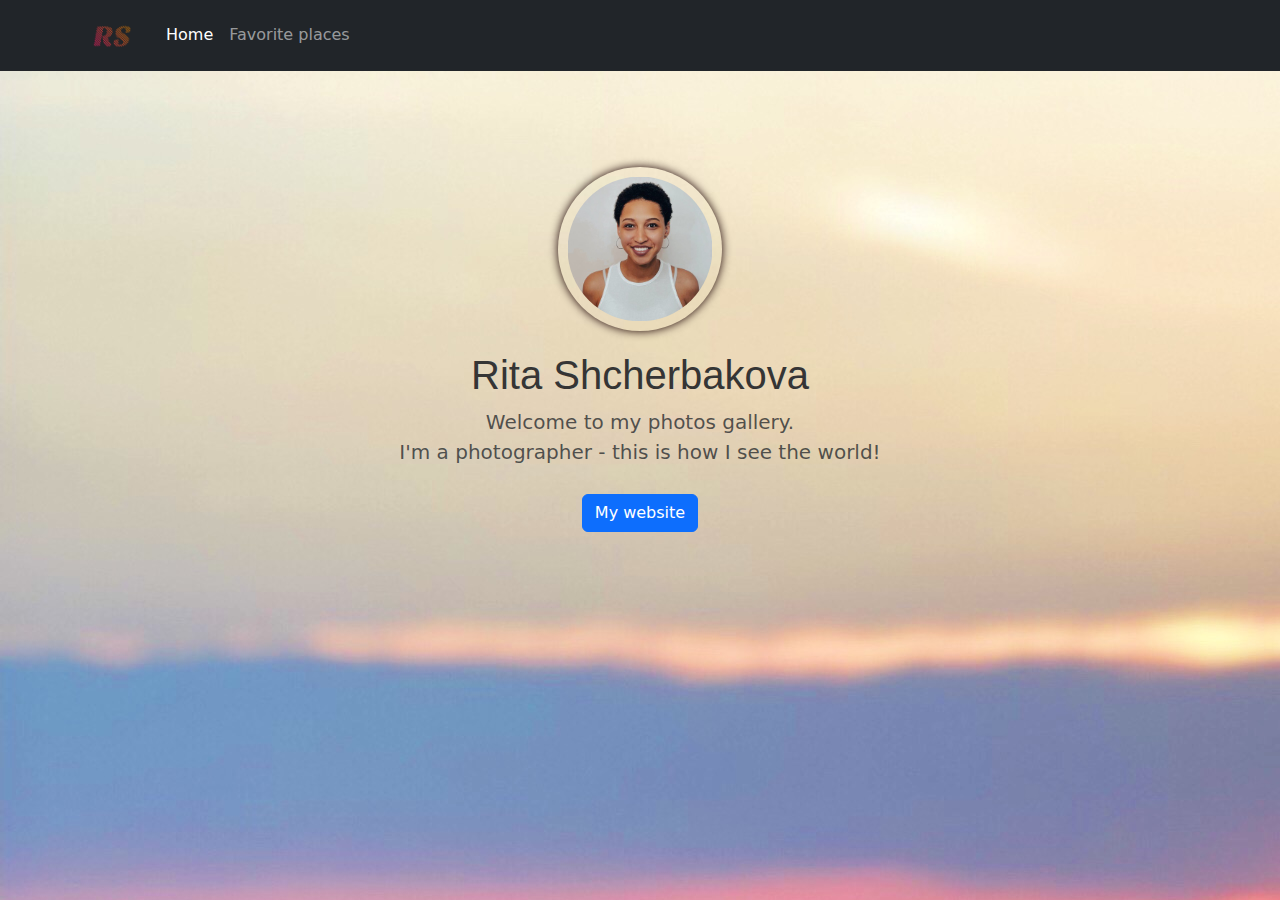
<file: index.html>
<!DOCTYPE html>
<html lang="en">
<head>
    <meta charset="UTF-8">
    <meta name="viewport" content="width=device-width, initial-scale=1.0" >
    <title>Rita Shcherbakova</title>
    <link rel="stylesheet" href="https://cdn.jsdelivr.net/npm/bootstrap@5.2.0-beta1/dist/css/bootstrap.min.css"
    /> 
    <link rel="stylesheet" href="main.css">
    <script src="https://cdn.jsdelivr.net/npm/bootstrap@5.1.3/dist/js/bootstrap.bundle.min.js" integrity="sha384-ka7Sk0Gln4gmtz2MlQnikT1wXgYsOg+OMhuP+IlRH9sENBO0LRn5q+8nbTov4+1p" crossorigin="anonymous"></script>  
    <!--добавили фавикон страницы-->
    <link rel="apple-touch-icon" sizes="180x180" href="/apple-touch-icon.png">
    <link rel="icon" type="image/png" sizes="32x32" href="/favicon-32x32.png">
    <link rel="icon" type="image/png" sizes="16x16" href="/favicon-16x16.png">
    <link rel="manifest" href="/site.webmanifest">
    <style>
      .rounded-img {
        width: 30%;
        border-radius: 50%;
        box-shadow: 0 0 10px rgb(26, 0, 0.4);
        padding: 0.6em;
        margin-bottom: 1em;
      }
      .parent {
        margin: auto;
      }
    </style>
</head>
<body>
  <nav class="navbar navbar-expand-lg navbar-dark bg-dark">
    <div class="container">
      <a class="navbar-brand p-0" href="/">
        <img src="RS (1).png" alt="logo" width="60"></a>
      <button class="navbar-toggler" type="button" data-bs-toggle="collapse" data-bs-target="#navbarNav" aria-controls="navbarNav" aria-expanded="false" aria-label="Toggle navigation">
        <span class="navbar-toggler-icon"></span>
      </button>
      <div class="collapse navbar-collapse" id="navbarNav">
        <ul class="navbar-nav">
          <li class="nav-item">
            <a class="nav-link active" aria-current="page" href="/">Home</a>
          </li>
          <li class="nav-item">
            <a class="nav-link" href="places.html">Favorite places</a>
          </li>

        </ul>
      </div>
    </div>

  </nav>
  <section class="about">
            <div class="about__info">
    <div class="parent">
      <div class="container text-center my-5">
        <div class="row">
          <div class="col-lg-6 col-md-8 offset-md-3 mx auto">
            <img class="rounded-img my-8" src="1.jpg" alt="Rita"/>
            <h1 class="fw-light">Rita Shcherbakova</h1>
            <p class="lead text-muted"> Welcome to my photos gallery. <br> I'm a photographer - this is how I see the world!</p>
            <a href="https://instagram.com/lianguema?igshid=YmMyMTA2M2Y=ttps://www.fashionbank.ru/users/" target="_blank"class="btn btn-primary">
              My website
            </a>
          </div>
        </div>
      </div>
    </div>
            </div>
            </section>
</body>
</html>
</file>
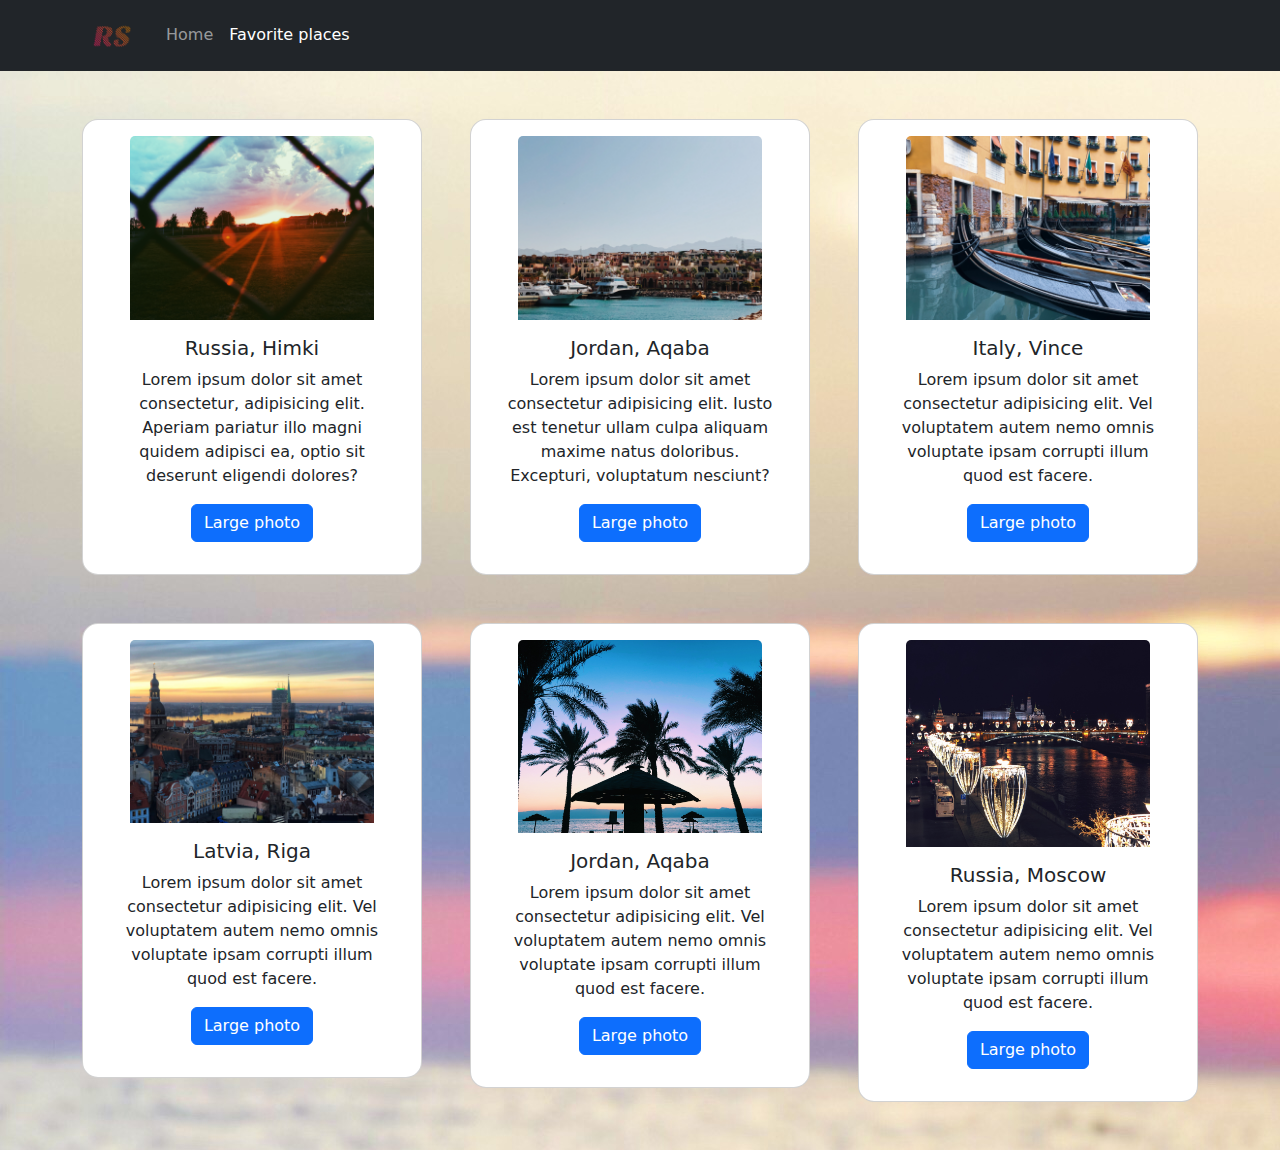
<file: places.html>
<!DOCTYPE html>
<html lang="en">
<head>
    <meta charset="UTF-8">
    <meta name="viewport" content="width=device-width, initial-scale=1.0">
    <title>My favorite places</title>
    <link rel="stylesheet" href="https://cdn.jsdelivr.net/npm/bootstrap@5.2.0-beta1/dist/css/bootstrap.min.css"
    /> 
    <link rel="stylesheet" href="places.css">
    <script src="https://cdn.jsdelivr.net/npm/bootstrap@5.1.3/dist/js/bootstrap.bundle.min.js" integrity="sha384-ka7Sk0Gln4gmtz2MlQnikT1wXgYsOg+OMhuP+IlRH9sENBO0LRn5q+8nbTov4+1p" crossorigin="anonymous">
    </script> 
    <link rel="apple-touch-icon" sizes="180x180" href="/apple-touch-icon.png">
    <link rel="icon" type="image/png" sizes="32x32" href="/favicon-32x32.png">
    <link rel="icon" type="image/png" sizes="16x16" href="/favicon-16x16.png">
    <link rel="manifest" href="/site.webmanifest"> 
    <style>
      .card {
        border-radius: 1em;
        text-align: center;
        padding: 1em;
      }
      .card:hover {
        background-color: rgba(0, 0, 0, 0.1);
      }
      .card img { 
       width: 80%;
       margin: auto;
      }
    </style>
</head>
<body>
  <nav class="navbar navbar-expand-lg navbar-dark bg-dark">
    <div class="container">
      <a class="navbar-brand p-0" href="/">
        <img src="RS (1).png" alt="logo" width="60"></a>
      <button class="navbar-toggler" type="button" data-bs-toggle="collapse" data-bs-target="#navbarNav" aria-controls="navbarNav" aria-expanded="false" aria-label="Toggle navigation">
        <span class="navbar-toggler-icon"></span>
      </button>
      <div class="collapse navbar-collapse" id="navbarNav">
        <ul class="navbar-nav">
          <li class="nav-item">
            <a class="nav-link" aria-current="page" href="/">Home</a>
          </li>
          <li class="nav-item">
            <a class="nav-link active" href="places.html">Favorite places</a>
          </li> 
        </ul>
      </div>
    </div>
  </nav>
  <div class="container my-5">
   <div class="row row-cols-1 row-cols-md-2 row-cols-lg-3 g-5">
   <div class="col">
     <div class="card">
       <img src="himki.jpg.jpg" class="card-img-top" alt="My image">
       <div class="card-body">
         <h5 class="card-title">Russia, Himki</h5>
         <p class="card-text">Lorem ipsum dolor sit amet consectetur, adipisicing elit. Aperiam pariatur illo magni quidem adipisci ea, optio sit deserunt eligendi dolores? </p>
         <a href="himki.jpg.jpg" target="_blank" class="btn btn-primary">Large photo</a>
        </div>
      </div>
    </div>
     <div class="col">
     <div class="card">
       <img src="jordan.jpg.jpg" class="card-img-top" alt="My image">
       <div class="card-body">
         <h5 class="card-title">Jordan, Aqaba</h5>
         <p class="card-text">Lorem ipsum dolor sit amet consectetur adipisicing elit. Iusto est tenetur ullam culpa aliquam maxime natus doloribus. Excepturi, voluptatum nesciunt?</p>
         <a href="jordan.jpg.jpg" target="_blank" class="btn btn-primary">Large photo</a>
        </div>
      </div>
    </div> 
    <div class="col">
     <div class="card">
       <img src="vince.jpg.jpg" target="_blank" class="card-img-top" alt="My image">
       <div class="card-body">
         <h5 class="card-title">Italy, Vince</h5>
         <p class="card-text">Lorem ipsum dolor sit amet consectetur adipisicing elit. Vel voluptatem autem nemo omnis voluptate ipsam corrupti illum quod est facere.</p>
         <a href="vince.jpg.jpg" target="_blank" class="btn btn-primary">Large photo</a>
        </div>
      </div>
    </div>
      <div class="col">
     <div class="card">
       <img src="Latvia.jpg.jpg" target="_blank" class="card-img-top" alt="My image">
       <div class="card-body">
         <h5 class="card-title">Latvia, Riga</h5>
         <p class="card-text">Lorem ipsum dolor sit amet consectetur adipisicing elit. Vel voluptatem autem nemo omnis voluptate ipsam corrupti illum quod est facere.</p>
         <a href="Latvia.jpg.jpg" target="_blank" class="btn btn-primary">Large photo</a>
        </div>
      </div>
    </div>
    <div class="col">
     <div class="card">
       <img src="jordan.jpg" target="_blank" class="card-img-top" alt="My image">
       <div class="card-body">
         <h5 class="card-title">Jordan, Aqaba</h5>
         <p class="card-text">Lorem ipsum dolor sit amet consectetur adipisicing elit. Vel voluptatem autem nemo omnis voluptate ipsam corrupti illum quod est facere.</p>
         <a href="jordan.jpg" target="_blank" class="btn btn-primary">Large photo</a>
        </div>
      </div>
    </div>
     <div class="col">
     <div class="card">
       <img src="Moscow.jpg.JPG" target="_blank" class="card-img-top" alt="My image">
       <div class="card-body">
         <h5 class="card-title">Russia, Moscow</h5>
         <p class="card-text">Lorem ipsum dolor sit amet consectetur adipisicing elit. Vel voluptatem autem nemo omnis voluptate ipsam corrupti illum quod est facere.</p>
         <a href="Moscow.jpg.JPG" target="_blank" class="btn btn-primary">Large photo</a>
        </div>
      </div>
    </div>
  </div>
   </div>
  </div>
</body>
</html>
</file>
<file: main.css>
.row {
    justify-content: space-between;
}

.rounded-img {
    margin: 3em;
    margin-bottom: 0.2em;
  
}

h1 {
    margin-top: 0.1em;
      
      font-family: 'Lucida Sans', 'Lucida Sans Regular', 'Lucida Grande', 'Lucida Sans Unicode', Geneva, Verdana, sans-serif;
      font-weight: bolder;
      color: rgb(53, 53, 53);
      
}

p {
    margin: 0.1em;
 font-family: system-ui, -apple-system, BlinkMacSystemFont, 'Segoe UI', Roboto, Oxygen, Ubuntu, Cantarell, 'Open Sans', 'Helvetica Neue', sans-serif;
 font-weight: bolder;
    color: black;
    font-size: x-large;
}

.btn {
    margin-top: 25px;
}

body    {
     background: rgba(202, 230, 246, 0.795);
     background-image: url(Anapa.jpg.jpg) ;
}
</file>
<file: places.css>
body  {
     background: rgba(202, 230, 246, 0.795);
     background-image: url(Anapa.jpg.jpg);
}
</file>
